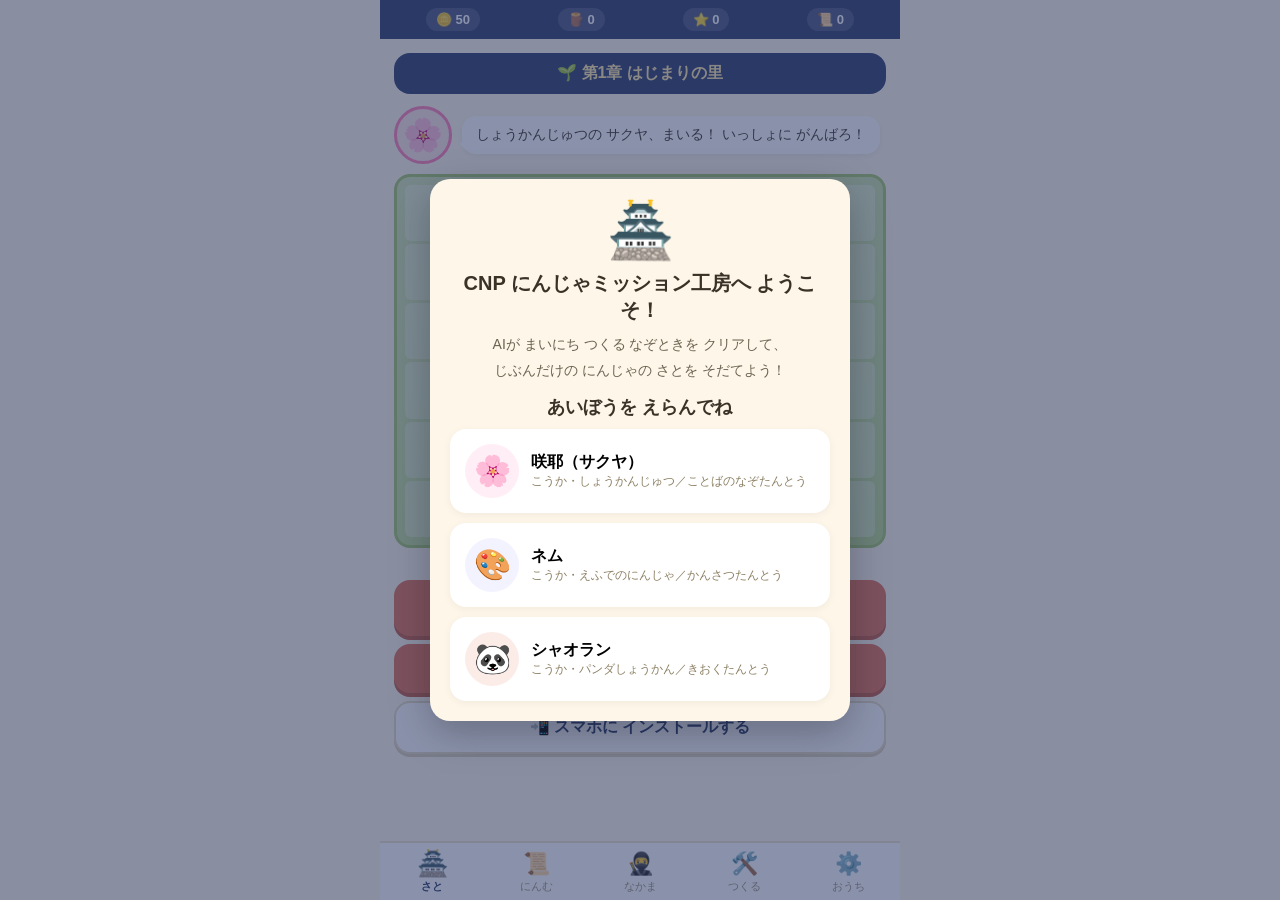
<file: index.html>
<!DOCTYPE html>
<html lang="ja">
<head>
  <meta charset="UTF-8">
  <meta name="viewport" content="width=device-width, initial-scale=1.0, viewport-fit=cover, user-scalable=no">
  <title>CNP にんじゃミッション工房</title>
  <meta name="description" content="AIが毎日つくる安全な忍者なぞときで、かわいいニンジャと里を育てるゲーム">
  <meta name="theme-color" content="#2b3a67">
  <link rel="manifest" href="manifest.webmanifest">
  <link rel="icon" href="icons/icon-192.png">
  <link rel="apple-touch-icon" href="icons/apple-touch-icon.png">
  <meta name="apple-mobile-web-app-capable" content="yes">
  <meta name="mobile-web-app-capable" content="yes">
  <meta name="apple-mobile-web-app-status-bar-style" content="black-translucent">
  <meta name="apple-mobile-web-app-title" content="にんじゃ工房">
  <!-- Google AdSense（pub-2175971581635704）。子ども向けのため非パーソナライズ広告のみをリクエスト。広告枠の設定は ads.js -->
  <script>(window.adsbygoogle = window.adsbygoogle || []).requestNonPersonalizedAds = 1;</script>
  <script async src="https://pagead2.googlesyndication.com/pagead/js/adsbygoogle.js?client=ca-pub-2175971581635704" crossorigin="anonymous"></script>
  <link rel="stylesheet" href="style.css">
</head>
<body>
  <div id="app">
    <header id="topbar">
      <div class="res" id="res-coins">🪙 <span>0</span></div>
      <div class="res" id="res-wood">🪵 <span>0</span></div>
      <div class="res" id="res-star">⭐ <span>0</span></div>
      <div class="res" id="res-scroll">📜 <span>0</span></div>
    </header>
    <main id="screen"></main>
    <div id="ad-bar" style="display:none" aria-label="こうこく"></div>
    <nav id="tabbar">
      <button data-tab="home"><span class="ticon">🏯</span><span>さと</span></button>
      <button data-tab="missions"><span class="ticon">📜</span><span>にんむ</span></button>
      <button data-tab="chars"><span class="ticon">🥷</span><span>なかま</span></button>
      <button data-tab="build"><span class="ticon">🛠️</span><span>つくる</span></button>
      <button data-tab="parent"><span class="ticon">⚙️</span><span>おうち</span></button>
    </nav>
  </div>
  <div id="overlay" class="hidden"></div>
  <script src="data.js"></script>
  <script src="gen.js"></script>
  <script src="ads.js"></script>
  <script src="game.js"></script>
</body>
</html>
</file>
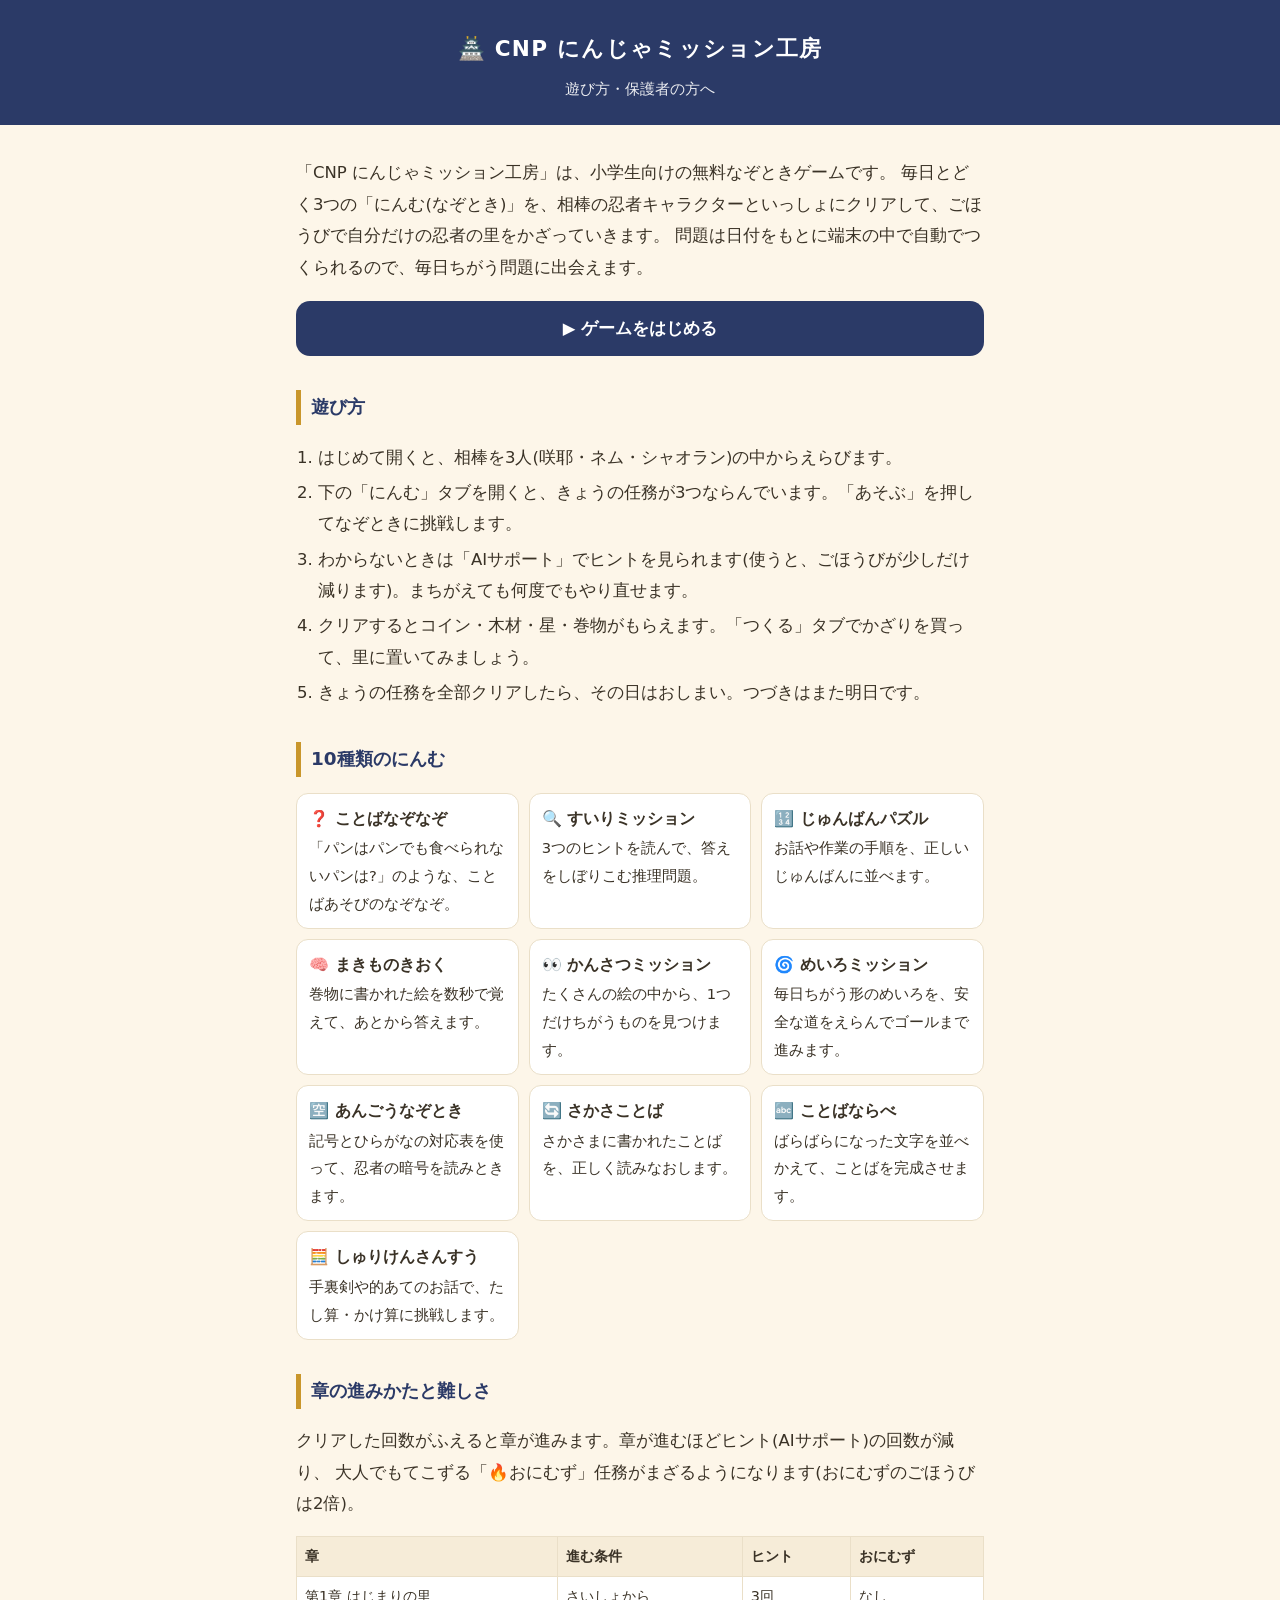
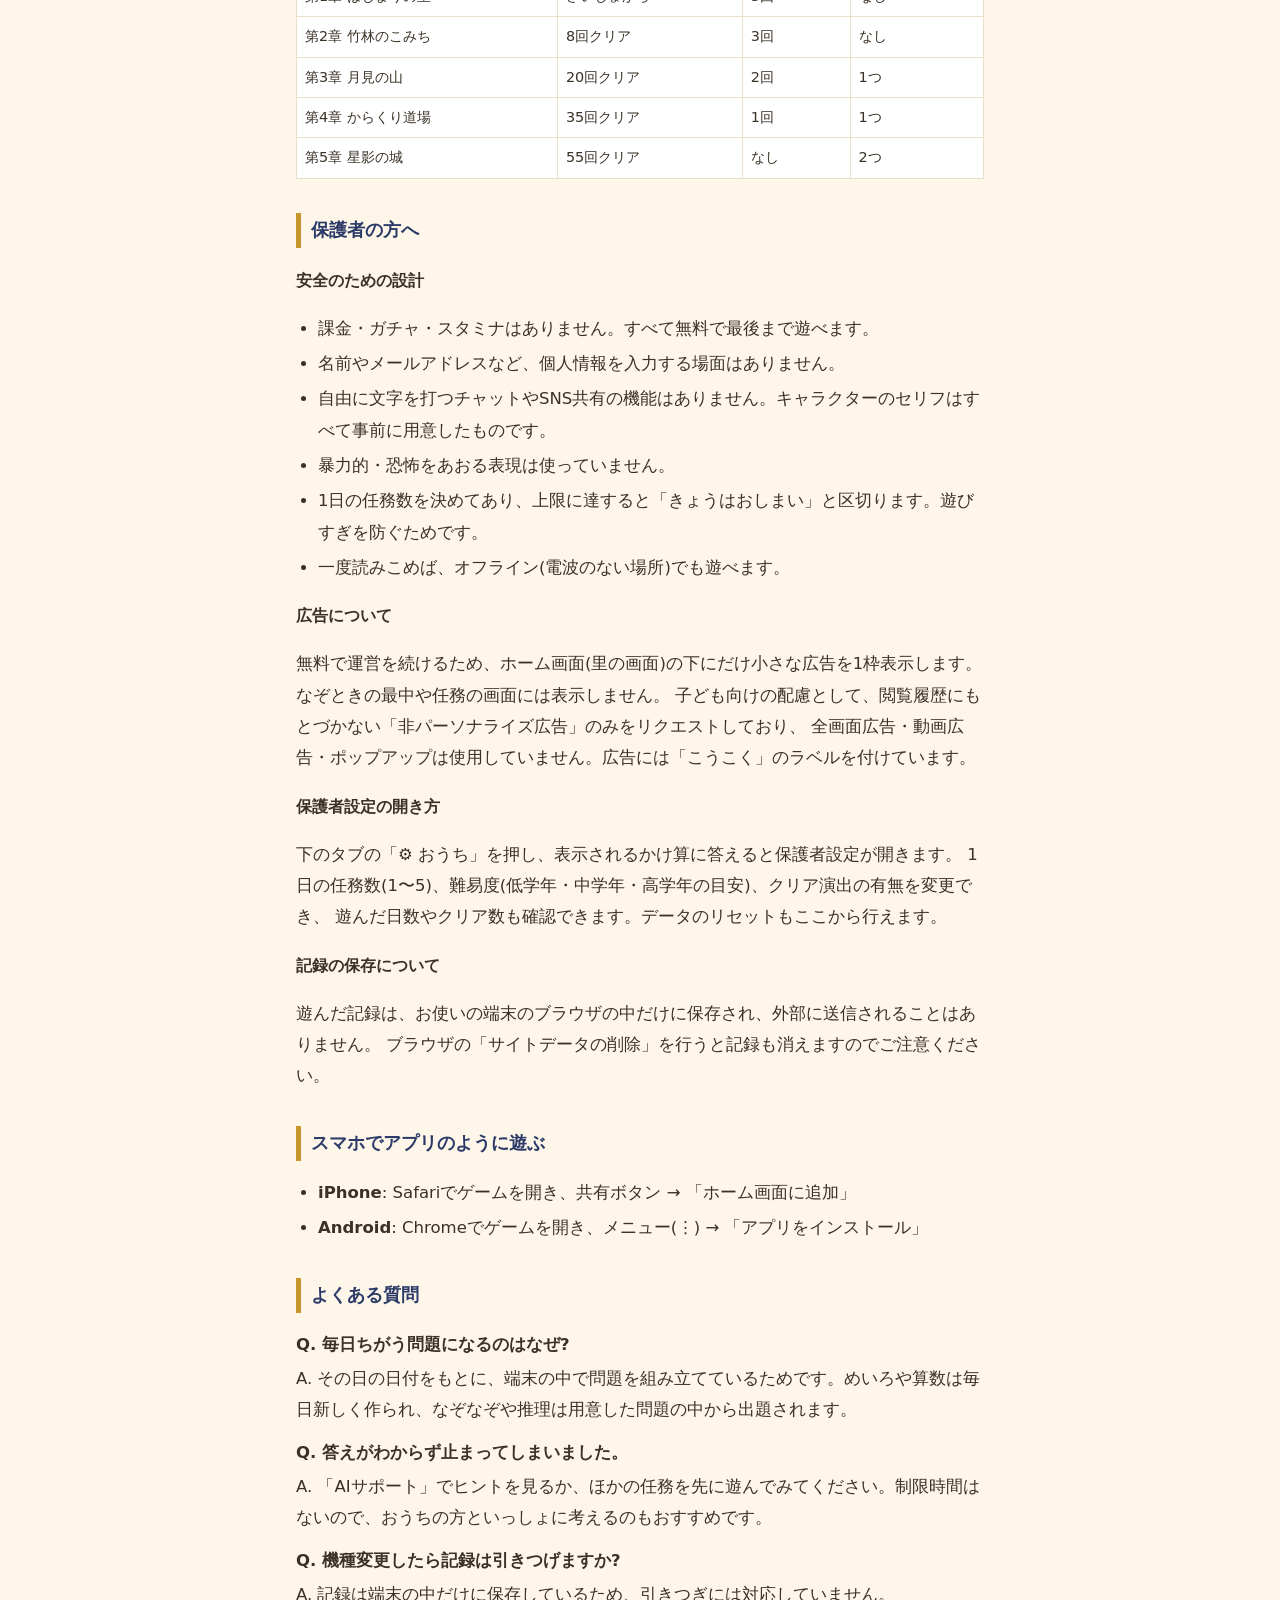
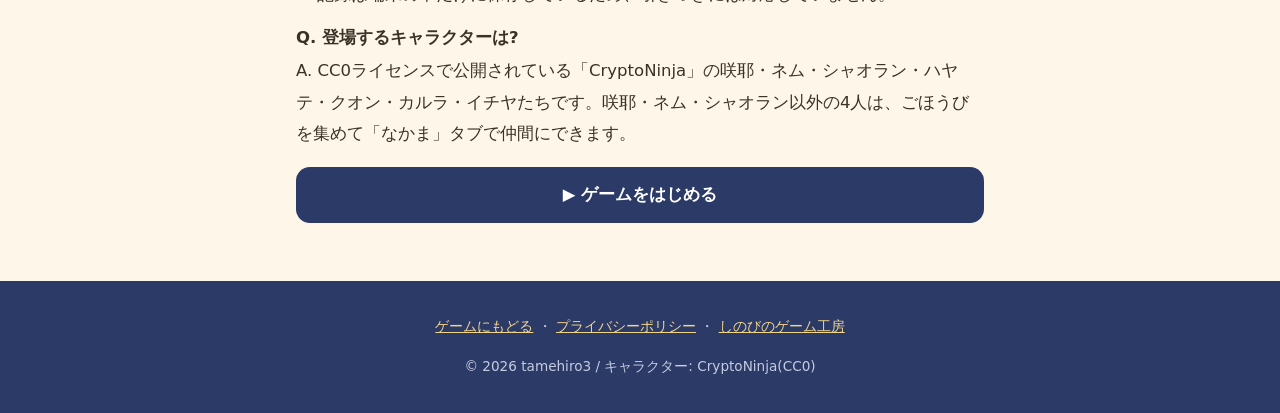
<file: about.html>
<!DOCTYPE html>
<html lang="ja">
<head>
  <meta charset="UTF-8">
  <meta name="viewport" content="width=device-width, initial-scale=1.0">
  <title>遊び方・保護者の方へ | CNP にんじゃミッション工房</title>
  <meta name="description" content="小学生向けの無料なぞときゲーム「CNP にんじゃミッション工房」の遊び方、10種類の任務の内容、章と難易度のしくみ、保護者向けの安全設計と設定方法をまとめたページです。">
  <meta name="theme-color" content="#2b3a67">
  <link rel="icon" href="icons/icon-192.png">
  <!-- Google AdSense(子ども向けのため非パーソナライズ広告のみ) -->
  <script>(window.adsbygoogle = window.adsbygoogle || []).requestNonPersonalizedAds = 1;</script>
  <script async src="https://pagead2.googlesyndication.com/pagead/js/adsbygoogle.js?client=ca-pub-2175971581635704" crossorigin="anonymous"></script>
  <style>
    :root { --bg:#fdf6e9; --ink:#3a3226; --navy:#2b3a67; --gold:#c9962b; --card:#fff; --line:#eadfc8; }
    * { box-sizing: border-box; }
    body {
      margin: 0; background: var(--bg); color: var(--ink);
      font-family: "Hiragino Maru Gothic ProN", "Hiragino Kaku Gothic ProN", "Yu Gothic", "Noto Sans JP", system-ui, sans-serif;
      line-height: 1.9; font-size: 16.5px;
    }
    header { background: var(--navy); color: #fff; text-align: center; padding: 28px 16px 22px; }
    header h1 { margin: 0; font-size: 1.35rem; letter-spacing: .06em; }
    header p { margin: 6px 0 0; opacity: .9; font-size: .92rem; }
    main { max-width: 720px; margin: 0 auto; padding: 16px 16px 40px; }
    h2 { color: var(--navy); border-left: 5px solid var(--gold); padding-left: 10px; font-size: 1.15rem; margin-top: 34px; }
    h3 { font-size: 1rem; margin: 18px 0 4px; }
    .play { display: block; text-align: center; background: var(--navy); color: #fff; text-decoration: none;
      font-weight: 700; border-radius: 14px; padding: 12px; margin: 18px 0; }
    ol, ul { padding-left: 22px; }
    li { margin: 4px 0; }
    .types { display: grid; grid-template-columns: repeat(auto-fill, minmax(210px, 1fr)); gap: 10px; }
    .type { background: var(--card); border: 1px solid var(--line); border-radius: 12px; padding: 10px 12px; font-size: .92rem; }
    .type b { display: block; font-size: 1rem; }
    table { border-collapse: collapse; width: 100%; font-size: .9rem; }
    th, td { border: 1px solid var(--line); padding: 6px 8px; background: var(--card); text-align: left; }
    th { background: #f6ecd8; }
    .qa dt { font-weight: 700; margin-top: 12px; }
    .qa dd { margin: 2px 0 0 0; }
    footer { background: var(--navy); color: #c5cbe0; text-align: center; padding: 20px 16px; font-size: .85rem; }
    footer a { color: #f3d58a; }
  </style>
</head>
<body>

<header>
  <h1>🏯 CNP にんじゃミッション工房</h1>
  <p>遊び方・保護者の方へ</p>
</header>

<main>
  <p>
    「CNP にんじゃミッション工房」は、小学生向けの無料なぞときゲームです。
    毎日とどく3つの「にんむ(なぞとき)」を、相棒の忍者キャラクターといっしょにクリアして、ごほうびで自分だけの忍者の里をかざっていきます。
    問題は日付をもとに端末の中で自動でつくられるので、毎日ちがう問題に出会えます。
  </p>
  <a class="play" href="./">▶ ゲームをはじめる</a>

  <h2>遊び方</h2>
  <ol>
    <li>はじめて開くと、相棒を3人(咲耶・ネム・シャオラン)の中からえらびます。</li>
    <li>下の「にんむ」タブを開くと、きょうの任務が3つならんでいます。「あそぶ」を押してなぞときに挑戦します。</li>
    <li>わからないときは「AIサポート」でヒントを見られます(使うと、ごほうびが少しだけ減ります)。まちがえても何度でもやり直せます。</li>
    <li>クリアするとコイン・木材・星・巻物がもらえます。「つくる」タブでかざりを買って、里に置いてみましょう。</li>
    <li>きょうの任務を全部クリアしたら、その日はおしまい。つづきはまた明日です。</li>
  </ol>

  <h2>10種類のにんむ</h2>
  <div class="types">
    <div class="type"><b>❓ ことばなぞなぞ</b>「パンはパンでも食べられないパンは?」のような、ことばあそびのなぞなぞ。</div>
    <div class="type"><b>🔍 すいりミッション</b>3つのヒントを読んで、答えをしぼりこむ推理問題。</div>
    <div class="type"><b>🔢 じゅんばんパズル</b>お話や作業の手順を、正しいじゅんばんに並べます。</div>
    <div class="type"><b>🧠 まきものきおく</b>巻物に書かれた絵を数秒で覚えて、あとから答えます。</div>
    <div class="type"><b>👀 かんさつミッション</b>たくさんの絵の中から、1つだけちがうものを見つけます。</div>
    <div class="type"><b>🌀 めいろミッション</b>毎日ちがう形のめいろを、安全な道をえらんでゴールまで進みます。</div>
    <div class="type"><b>🈳 あんごうなぞとき</b>記号とひらがなの対応表を使って、忍者の暗号を読みときます。</div>
    <div class="type"><b>🔄 さかさことば</b>さかさまに書かれたことばを、正しく読みなおします。</div>
    <div class="type"><b>🔤 ことばならべ</b>ばらばらになった文字を並べかえて、ことばを完成させます。</div>
    <div class="type"><b>🧮 しゅりけんさんすう</b>手裏剣や的あてのお話で、たし算・かけ算に挑戦します。</div>
  </div>

  <h2>章の進みかたと難しさ</h2>
  <p>
    クリアした回数がふえると章が進みます。章が進むほどヒント(AIサポート)の回数が減り、
    大人でもてこずる「🔥おにむず」任務がまざるようになります(おにむずのごほうびは2倍)。
  </p>
  <table>
    <tr><th>章</th><th>進む条件</th><th>ヒント</th><th>おにむず</th></tr>
    <tr><td>第1章 はじまりの里</td><td>さいしょから</td><td>3回</td><td>なし</td></tr>
    <tr><td>第2章 竹林のこみち</td><td>8回クリア</td><td>3回</td><td>なし</td></tr>
    <tr><td>第3章 月見の山</td><td>20回クリア</td><td>2回</td><td>1つ</td></tr>
    <tr><td>第4章 からくり道場</td><td>35回クリア</td><td>1回</td><td>1つ</td></tr>
    <tr><td>第5章 星影の城</td><td>55回クリア</td><td>なし</td><td>2つ</td></tr>
  </table>

  <h2>保護者の方へ</h2>
  <h3>安全のための設計</h3>
  <ul>
    <li>課金・ガチャ・スタミナはありません。すべて無料で最後まで遊べます。</li>
    <li>名前やメールアドレスなど、個人情報を入力する場面はありません。</li>
    <li>自由に文字を打つチャットやSNS共有の機能はありません。キャラクターのセリフはすべて事前に用意したものです。</li>
    <li>暴力的・恐怖をあおる表現は使っていません。</li>
    <li>1日の任務数を決めてあり、上限に達すると「きょうはおしまい」と区切ります。遊びすぎを防ぐためです。</li>
    <li>一度読みこめば、オフライン(電波のない場所)でも遊べます。</li>
  </ul>
  <h3>広告について</h3>
  <p>
    無料で運営を続けるため、ホーム画面(里の画面)の下にだけ小さな広告を1枠表示します。
    なぞときの最中や任務の画面には表示しません。
    子ども向けの配慮として、閲覧履歴にもとづかない「非パーソナライズ広告」のみをリクエストしており、
    全画面広告・動画広告・ポップアップは使用していません。広告には「こうこく」のラベルを付けています。
  </p>
  <h3>保護者設定の開き方</h3>
  <p>
    下のタブの「⚙️ おうち」を押し、表示されるかけ算に答えると保護者設定が開きます。
    1日の任務数(1〜5)、難易度(低学年・中学年・高学年の目安)、クリア演出の有無を変更でき、
    遊んだ日数やクリア数も確認できます。データのリセットもここから行えます。
  </p>
  <h3>記録の保存について</h3>
  <p>
    遊んだ記録は、お使いの端末のブラウザの中だけに保存され、外部に送信されることはありません。
    ブラウザの「サイトデータの削除」を行うと記録も消えますのでご注意ください。
  </p>

  <h2>スマホでアプリのように遊ぶ</h2>
  <ul>
    <li><b>iPhone</b>: Safariでゲームを開き、共有ボタン → 「ホーム画面に追加」</li>
    <li><b>Android</b>: Chromeでゲームを開き、メニュー(⋮) → 「アプリをインストール」</li>
  </ul>

  <h2>よくある質問</h2>
  <dl class="qa">
    <dt>Q. 毎日ちがう問題になるのはなぜ?</dt>
    <dd>A. その日の日付をもとに、端末の中で問題を組み立てているためです。めいろや算数は毎日新しく作られ、なぞなぞや推理は用意した問題の中から出題されます。</dd>
    <dt>Q. 答えがわからず止まってしまいました。</dt>
    <dd>A. 「AIサポート」でヒントを見るか、ほかの任務を先に遊んでみてください。制限時間はないので、おうちの方といっしょに考えるのもおすすめです。</dd>
    <dt>Q. 機種変更したら記録は引きつげますか?</dt>
    <dd>A. 記録は端末の中だけに保存しているため、引きつぎには対応していません。</dd>
    <dt>Q. 登場するキャラクターは?</dt>
    <dd>A. CC0ライセンスで公開されている「CryptoNinja」の咲耶・ネム・シャオラン・ハヤテ・クオン・カルラ・イチヤたちです。咲耶・ネム・シャオラン以外の4人は、ごほうびを集めて「なかま」タブで仲間にできます。</dd>
  </dl>

  <a class="play" href="./">▶ ゲームをはじめる</a>
</main>

<footer>
  <p><a href="./">ゲームにもどる</a> ・ <a href="/privacy.html">プライバシーポリシー</a> ・ <a href="/">しのびのゲーム工房</a></p>
  <p>© 2026 tamehiro3 / キャラクター: CryptoNinja(CC0)</p>
</footer>

</body>
</html>
</file>
<file: style.css>
/* ============================================================
   CNP にんじゃミッション工房 - スタイル
   ============================================================ */

* { box-sizing: border-box; -webkit-tap-highlight-color: transparent; }

:root {
  --bg: #fdf6e9;
  --ink: #3a3226;
  --navy: #2b3a67;
  --accent: #e17055;
  --gold: #f6b93b;
  --green: #78c850;
  --card: #ffffff;
  --radius: 16px;
}

html, body {
  margin: 0; padding: 0;
  height: 100%;
  overscroll-behavior: none;
}

body {
  font-family: "Hiragino Maru Gothic ProN", "BIZ UDGothic", "Yu Gothic", "Meiryo", sans-serif;
  background: var(--bg);
  color: var(--ink);
  touch-action: manipulation;
  user-select: none;
  -webkit-user-select: none;
}

#app {
  display: flex;
  flex-direction: column;
  height: 100vh;
  height: 100dvh;
  max-width: 520px;
  margin: 0 auto;
  background: var(--bg);
}

/* ---------- トップバー ---------- */
#topbar {
  display: flex;
  gap: 6px;
  padding: calc(8px + env(safe-area-inset-top)) 10px 8px;
  background: var(--navy);
  color: #fff;
  justify-content: space-around;
  flex-shrink: 0;
}
.res {
  background: rgba(255,255,255,.14);
  border-radius: 999px;
  padding: 4px 10px;
  font-size: 13px;
  font-weight: bold;
  white-space: nowrap;
}

/* ---------- メイン ---------- */
#screen {
  flex: 1;
  overflow-y: auto;
  padding: 14px 14px 24px;
  -webkit-overflow-scrolling: touch;
}

/* ---------- 広告バー（ホーム画面のみ表示） ---------- */
#ad-bar {
  flex-shrink: 0;
  background: #fff;
  border-top: 1px solid #eadfc8;
  min-height: 0;
  max-height: 80px;
  overflow: hidden;
}
/* こどもにも「これは こうこく」と わかるように ラベルを出す */
#ad-bar::before {
  content: "こうこく";
  display: block;
  font-size: 10px;
  line-height: 14px;
  color: #b3a888;
  text-align: center;
}
/* 広告が配信されなかったときは枠ごと隠す */
#ad-bar:has(ins[data-ad-status="unfilled"]) { display: none !important; }

/* ---------- タブバー ---------- */
#tabbar {
  display: flex;
  flex-shrink: 0;
  background: #fff;
  border-top: 2px solid #eadfc8;
  padding-bottom: env(safe-area-inset-bottom);
}
#tabbar button {
  flex: 1;
  border: none;
  background: none;
  padding: 8px 0 6px;
  font-size: 11px;
  color: #9a8f7a;
  display: flex;
  flex-direction: column;
  align-items: center;
  gap: 2px;
  font-family: inherit;
  cursor: pointer;
}
#tabbar button .ticon { font-size: 22px; }
#tabbar button.active { color: var(--navy); font-weight: bold; }
#tabbar button.active .ticon { transform: scale(1.15); }

/* ---------- ボタン ---------- */
.btn {
  display: block;
  width: 100%;
  border: none;
  border-radius: var(--radius);
  background: var(--accent);
  color: #fff;
  font-size: 16px;
  font-weight: bold;
  font-family: inherit;
  padding: 14px;
  margin: 8px 0;
  cursor: pointer;
  box-shadow: 0 4px 0 #c05a42;
  transition: transform .08s;
}
.btn:active { transform: translateY(3px); box-shadow: 0 1px 0 #c05a42; }
.btn.big { font-size: 18px; padding: 16px; }
.btn.small { width: auto; font-size: 14px; padding: 9px 16px; margin: 4px 0; box-shadow: 0 3px 0 #c05a42; }
.btn.ghost { background: #fff; color: var(--navy); box-shadow: 0 3px 0 #d9cdb4; border: 2px solid #e5dac2; }
.btn.danger { background: #d63031; box-shadow: 0 3px 0 #a02324; }
.btn:disabled { opacity: .55; }

/* ---------- ホーム ---------- */
.chapter-banner {
  background: var(--navy);
  color: #ffe9a8;
  text-align: center;
  border-radius: var(--radius);
  padding: 10px;
  font-weight: bold;
  font-size: 16px;
  margin-bottom: 12px;
}
.partner-row { display: flex; align-items: center; gap: 10px; margin: 10px 0; }
.partner-face {
  width: 58px; height: 58px;
  border-radius: 50%;
  border: 3px solid var(--gold);
  display: flex; align-items: center; justify-content: center;
  font-size: 32px;
  flex-shrink: 0;
  background: #fff;
}
.bubble {
  background: #fff;
  border-radius: 14px;
  padding: 10px 14px;
  font-size: 14px;
  position: relative;
  box-shadow: 0 2px 6px rgba(0,0,0,.06);
}
.bubble::before {
  content: "";
  position: absolute;
  left: -8px; top: 22px;
  border: 6px solid transparent;
  border-right-color: #fff;
}
.home-stats { text-align: center; font-size: 13px; color: #8d8064; margin: 6px 0; }

/* ---------- 里グリッド ---------- */
.village-wrap {
  background: linear-gradient(160deg, #d4e7b5, #b8d98d);
  border-radius: var(--radius);
  padding: 8px;
  border: 3px solid #a3c76d;
}
.village { display: grid; gap: 3px; }
.vcell {
  aspect-ratio: 1;
  background: rgba(255,255,255,.35);
  border: none;
  border-radius: 6px;
  font-size: clamp(16px, 5.5vw, 26px);
  display: flex; align-items: center; justify-content: center;
  padding: 0;
  cursor: pointer;
  font-family: inherit;
}
.vcell.filled { background: rgba(255,255,255,.7); }
button.vcell:active { background: rgba(255,255,255,.9); }

/* ---------- 任務 ---------- */
.page-title { font-size: 18px; font-weight: bold; margin: 4px 0 10px; }
.page-title .date { font-size: 12px; color: #9a8f7a; font-weight: normal; }
.ai-note {
  background: #fff4d6;
  border-radius: 12px;
  padding: 8px 12px;
  font-size: 12.5px;
  color: #8a6d1d;
  margin-bottom: 12px;
}
.mission-list { display: flex; flex-direction: column; gap: 10px; }
.mission-card {
  display: flex;
  align-items: center;
  gap: 10px;
  background: var(--card);
  border-radius: var(--radius);
  padding: 12px;
  box-shadow: 0 2px 8px rgba(0,0,0,.05);
}
.mission-card.done { opacity: .65; }
.m-icon { font-size: 30px; }
.m-body { flex: 1; }
.m-label { font-weight: bold; font-size: 15px; }
.m-story { font-size: 12.5px; color: #8d8064; }
.m-special {
  background: var(--gold);
  color: #fff;
  border-radius: 999px;
  font-size: 10.5px;
  padding: 2px 8px;
}
.m-hard {
  background: #d63031;
  color: #fff;
  border-radius: 999px;
  font-size: 10.5px;
  padding: 2px 8px;
}
.mission-card.hard { border: 2px solid #ff7675; }
.no-support {
  background: #ffe3e3;
  color: #a02324;
  border-radius: 12px;
  padding: 10px 14px;
  font-size: 13.5px;
  font-weight: bold;
  text-align: center;
  margin: 8px 0;
}
.m-done { font-size: 22px; }

.day-end {
  text-align: center;
  background: var(--navy);
  color: #fff;
  border-radius: var(--radius);
  padding: 20px 14px;
  margin-bottom: 14px;
}
.day-end-emoji { font-size: 44px; }
.day-end-title { font-size: 18px; font-weight: bold; margin: 8px 0 4px; }
.day-end-sub { font-size: 13px; opacity: .9; line-height: 1.7; }

/* ---------- プレイ画面 ---------- */
.play-head { display: flex; align-items: center; gap: 10px; margin-bottom: 6px; }
.play-title { font-weight: bold; font-size: 16px; }
.puzzle-area {
  background: var(--card);
  border-radius: var(--radius);
  padding: 16px;
  margin: 10px 0;
  box-shadow: 0 2px 8px rgba(0,0,0,.05);
}
.qtext { font-size: 16px; line-height: 1.8; font-weight: bold; margin-bottom: 12px; }
.qtext .sub { font-size: 12.5px; color: #8d8064; font-weight: normal; }

.choices { display: flex; flex-direction: column; gap: 8px; margin-top: 10px; }
.choice {
  border: 2px solid #e5dac2;
  background: #fffdf7;
  border-radius: 12px;
  padding: 13px;
  font-size: 15px;
  font-weight: bold;
  font-family: inherit;
  color: var(--ink);
  cursor: pointer;
  text-align: center;
}
.choice:active { background: #fff1d6; }
.choice.dim { opacity: .45; }
.choice.tile { display: inline-flex; width: 52px; height: 52px; align-items: center; justify-content: center; font-size: 20px; }

.hint-area { margin: 6px 0; }
.hint-line {
  background: #e8f4fd;
  color: #1e6091;
  border-radius: 12px;
  padding: 9px 12px;
  font-size: 13.5px;
  margin: 6px 0;
}

/* すいり */
.deduce-hints { margin: 8px 0; }
.deduce-hint {
  background: #f0ead6;
  border-radius: 10px;
  padding: 8px 12px;
  font-size: 14px;
  margin: 6px 0;
}

/* じゅんばん */
.order-seq {
  background: #f7f2e4;
  border-radius: 12px;
  padding: 10px 12px;
  font-size: 14px;
  min-height: 44px;
  margin-bottom: 10px;
  line-height: 1.9;
}
.order-list { display: flex; flex-direction: column; gap: 8px; }

/* きおく */
.scroll-view {
  background: linear-gradient(#f9edcf, #f3e2b3);
  border: 3px solid #cbb26a;
  border-radius: 12px;
  text-align: center;
  font-size: 34px;
  padding: 22px 10px;
  letter-spacing: 8px;
}
.mem-timer { text-align: center; font-size: 26px; font-weight: bold; color: var(--accent); margin: 8px 0; min-height: 32px; }

/* かんさつ */
.obs-grid { display: grid; gap: 6px; }
.obs-cell {
  aspect-ratio: 1;
  font-size: clamp(20px, 6.5vw, 30px);
  background: #fffdf7;
  border: 2px solid #eee3ca;
  border-radius: 10px;
  display: flex; align-items: center; justify-content: center;
  padding: 0;
  cursor: pointer;
}

/* めいろ */
.maze { display: grid; gap: 0; border-radius: 10px; overflow: hidden; margin: 8px 0; }
.mz-cell { aspect-ratio: 1; display: flex; align-items: center; justify-content: center; font-size: clamp(10px, 3.4vw, 18px); }
.mz-cell.wall { background: var(--navy); }
.mz-cell.floor { background: #fdf3da; }
.dpad {
  display: grid;
  grid-template-columns: repeat(3, 64px);
  gap: 6px;
  justify-content: center;
  margin-top: 10px;
}
.dbtn {
  height: 52px;
  font-size: 22px;
  border: none;
  border-radius: 12px;
  background: var(--navy);
  color: #fff;
  cursor: pointer;
  box-shadow: 0 3px 0 #1d2947;
}
.dbtn:active { transform: translateY(2px); box-shadow: 0 1px 0 #1d2947; }

/* あんごう */
.cipher-key {
  display: flex;
  flex-wrap: wrap;
  gap: 6px;
  margin-bottom: 10px;
}
.key-item {
  background: #f0ead6;
  border-radius: 8px;
  padding: 6px 10px;
  font-size: 15px;
  font-weight: bold;
}
.cipher-code {
  text-align: center;
  font-size: 26px;
  font-weight: bold;
  letter-spacing: 4px;
  background: #fdf3da;
  border-radius: 12px;
  padding: 14px;
  margin: 8px 0;
}

/* ことばならべ */
.anag-slots { display: flex; gap: 8px; justify-content: center; margin: 10px 0; }
.anag-slot {
  width: 48px; height: 48px;
  border: 2px dashed #cbb26a;
  border-radius: 10px;
  background: #fffdf7;
  display: flex; align-items: center; justify-content: center;
  font-size: 22px; font-weight: bold;
}
.anag-tiles { display: flex; gap: 8px; justify-content: center; flex-wrap: wrap; margin: 8px 0; }

/* ---------- 結果・モーダル ---------- */
#overlay {
  position: fixed;
  inset: 0;
  background: rgba(43,58,103,.55);
  display: flex;
  align-items: center;
  justify-content: center;
  padding: 20px;
  z-index: 50;
}
#overlay.hidden { display: none; }
.modal {
  background: var(--bg);
  border-radius: 20px;
  padding: 20px;
  width: 100%;
  max-width: 420px;
  max-height: 82vh;
  max-height: 82dvh;
  overflow-y: auto;
  box-shadow: 0 12px 40px rgba(0,0,0,.25);
}
.result { text-align: center; }
.result-emoji { font-size: 54px; }
.result-title { font-size: 20px; font-weight: bold; margin: 8px 0; }
.result-line { font-size: 14px; line-height: 1.8; color: #6d6250; margin: 6px 0 12px; }
.result-rewards { margin: 12px 0; }
.reward-item {
  background: #fff;
  border-radius: 12px;
  padding: 10px;
  font-weight: bold;
  margin: 6px 0;
}

/* ---------- なかま ---------- */
.char-list { display: flex; flex-direction: column; gap: 10px; }
.char-card {
  display: flex;
  align-items: center;
  gap: 12px;
  background: var(--card);
  border-radius: var(--radius);
  border: 3px solid transparent;
  padding: 12px;
  box-shadow: 0 2px 8px rgba(0,0,0,.05);
  font-family: inherit;
  text-align: left;
  width: 100%;
}
.char-card.locked { opacity: .8; }
.char-face {
  width: 54px; height: 54px;
  border-radius: 50%;
  display: flex; align-items: center; justify-content: center;
  font-size: 30px;
  flex-shrink: 0;
}
.char-body { flex: 1; }
.char-name { font-weight: bold; font-size: 16px; }
.char-role { font-size: 12px; color: #8d8064; }
.char-action { flex-shrink: 0; max-width: 40%; }
.char-current { font-size: 11.5px; color: var(--green); font-weight: bold; text-align: center; }
.char-card.pickable { cursor: pointer; }
.char-card.pickable:active { background: #fff6e0; }

/* ---------- おみせ ---------- */
.shop-list { display: flex; flex-direction: column; gap: 8px; }
.shop-item {
  display: flex;
  align-items: center;
  gap: 10px;
  background: #fff;
  border: 2px solid #eee3ca;
  border-radius: 12px;
  padding: 10px;
  font-family: inherit;
  text-align: left;
  cursor: pointer;
  width: 100%;
  color: var(--ink);
}
.shop-item.cant { opacity: .5; }
.s-emoji { font-size: 26px; }
.s-body { flex: 1; font-size: 13px; }
.s-body small { color: #8d8064; }
.s-cost { font-size: 12.5px; font-weight: bold; white-space: nowrap; }
.inv-bar {
  background: #fff;
  border-radius: 12px;
  padding: 10px 12px;
  font-size: 14px;
  margin: 10px 0;
  box-shadow: 0 2px 6px rgba(0,0,0,.05);
}

/* ---------- 保護者 ---------- */
.parent-gate { background: #fff; border-radius: var(--radius); padding: 18px; text-align: center; }
.gate-q { font-size: 22px; font-weight: bold; }
.gate-input {
  width: 120px;
  font-size: 22px;
  text-align: center;
  padding: 10px;
  border: 2px solid #e5dac2;
  border-radius: 12px;
  font-family: inherit;
}
.gate-msg { color: #d63031; font-size: 13px; min-height: 20px; margin-top: 6px; }
.parent-box {
  background: #fff;
  border-radius: var(--radius);
  padding: 14px;
  margin-bottom: 12px;
  font-size: 14px;
}
.parent-box label { display: flex; justify-content: space-between; align-items: center; margin: 8px 0; gap: 10px; }
.parent-box select {
  font-size: 14px;
  padding: 8px;
  border-radius: 10px;
  border: 2px solid #e5dac2;
  font-family: inherit;
  background: #fffdf7;
}
.parent-box.safety { font-size: 12.5px; color: #6d6250; }
.parent-box.safety ul { margin: 8px 0 0; padding-left: 18px; line-height: 1.9; }
.stat-line { margin: 4px 0; }
.install-steps { text-align: left; font-size: 14px; line-height: 2; padding-left: 20px; }
.install-body p { font-size: 13px; }

/* ---------- エフェクト ---------- */
.shake { animation: shake .4s; }
@keyframes shake {
  0%, 100% { transform: translateX(0); }
  25% { transform: translateX(-6px); }
  75% { transform: translateX(6px); }
}
.pop { animation: pop .3s; }
@keyframes pop {
  0% { transform: scale(.7); opacity: 0; }
  100% { transform: scale(1); opacity: 1; }
}
.glow {
  box-shadow: 0 0 0 3px var(--gold), 0 0 16px var(--gold) !important;
  background: #fff3c4 !important;
}
.confetti {
  position: fixed;
  top: -30px;
  z-index: 100;
  pointer-events: none;
  animation: fall 2.4s ease-in forwards;
}
@keyframes fall {
  to { transform: translateY(105vh) rotate(360deg); opacity: .6; }
}

/* ---------- 保護者画面のリンク ---------- */
.parent-links {
  display: flex; flex-wrap: wrap; justify-content: center; gap: 8px 18px;
  margin: 10px 0 14px; font-size: 14px;
}
.parent-links a { color: #2b3a67; }
</file>
